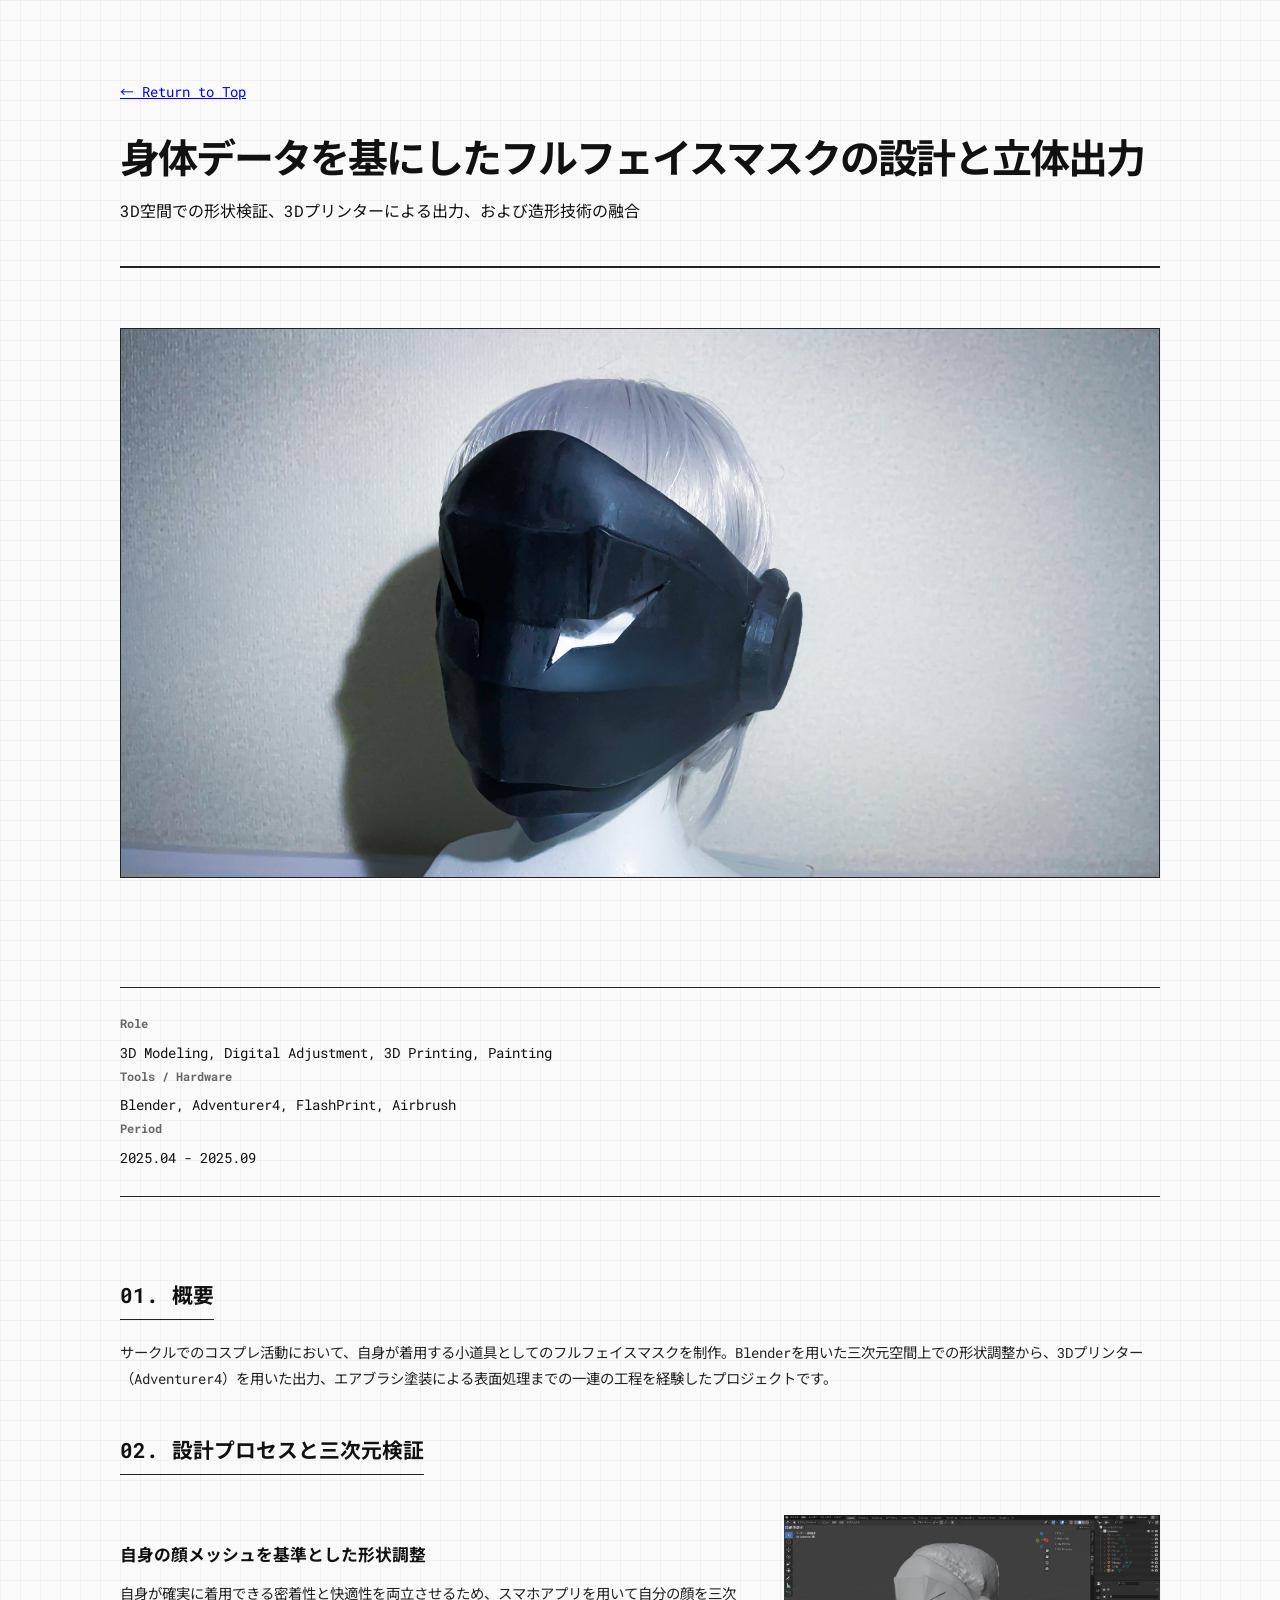
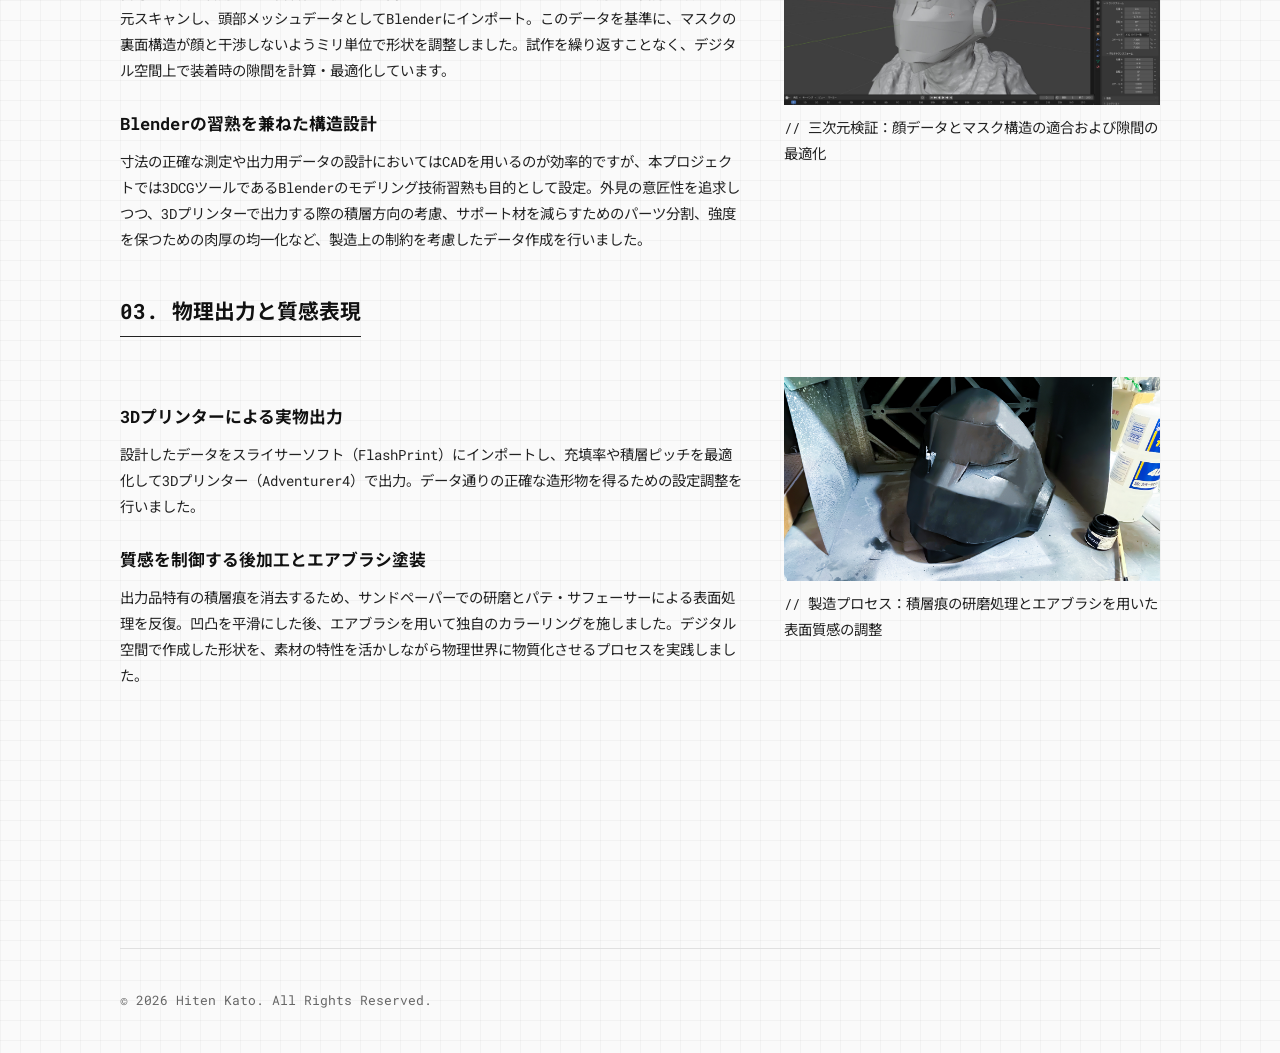
<file: project-mask.html>
<!DOCTYPE html>
<html lang="ja">
<head>
    <meta charset="UTF-8">
    <meta name="viewport" content="width=device-width, initial-scale=1.0">
    <title>身体データを基にしたフルフェイスマスクの設計と立体出力 | 加藤 飛天 Portfolio</title>
    
    <link rel="preconnect" href="https://fonts.googleapis.com">
    <link rel="preconnect" href="https://fonts.gstatic.com" crossorigin>
    <link href="https://fonts.googleapis.com/css2?family=Noto+Sans+JP:wght@400;700&family=Roboto+Mono:wght@400;700&display=swap" rel="stylesheet">
    
    <link rel="stylesheet" href="css/style.css">
</head>
<body>

    <header>
        <p class="nav-back"><a href="index.html">&larr; Return to Top</a></p>
        <h1>身体データを基にしたフルフェイスマスクの設計と立体出力</h1>
        <p class="tagline">3D空間での形状検証、3Dプリンターによる出力、および造形技術の融合</p>
    </header>

    <main>
        <section class="project-hero">
            <img src="images/mask/mask-main.jpg" alt="フルフェイスマスク完成成果物">
        </section>

        <section class="project-meta">
            <div class="meta-grid">
                <div>
                    <h4>Role</h4>
                    <p>3D Modeling, Digital Adjustment, 3D Printing, Painting</p>
                </div>
                <div>
                    <h4>Tools / Hardware</h4>
                    <p>Blender, Adventurer4, FlashPrint, Airbrush</p>
                </div>
                <div>
                    <h4>Period</h4>
                    <p>2025.04 - 2025.09</p>
                </div>
            </div>
        </section>

        <section class="project-body">
            
            <div class="block">
                <h2>01. 概要</h2>
                <p>サークルでのコスプレ活動において、自身が着用する小道具としてのフルフェイスマスクを制作。Blenderを用いた三次元空間上での形状調整から、3Dプリンター（Adventurer4）を用いた出力、エアブラシ塗装による表面処理までの一連の工程を経験したプロジェクトです。</p>
            </div>

            <div class="block">
                <h2>02. 設計プロセスと三次元検証</h2>
                
                <div class="project-split-container">
                    
                    <div class="split-text">
                        <h3>自身の顔メッシュを基準とした形状調整</h3>
                        <p>自身が確実に着用できる密着性と快適性を両立させるため、スマホアプリを用いて自分の顔を三次元スキャンし、頭部メッシュデータとしてBlenderにインポート。このデータを基準に、マスクの裏面構造が顔と干渉しないようミリ単位で形状を調整しました。試作を繰り返すことなく、デジタル空間上で装着時の隙間を計算・最適化しています。</p>
                        
                        <h3>Blenderの習熟を兼ねた構造設計</h3>
                        <p>寸法の正確な測定や出力用データの設計においてはCADを用いるのが効率的ですが、本プロジェクトでは3DCGツールであるBlenderのモデリング技術習熟も目的として設定。外見の意匠性を追求しつつ、3Dプリンターで出力する際の積層方向の考慮、サポート材を減らすためのパーツ分割、強度を保つための肉厚の均一化など、製造上の制約を考慮したデータ作成を行いました。</p>
                    </div>
                    
                    <div class="split-image-container">
                        <img src="images/mask/mask-fit.jpg" alt="Blenderによる形状調整画面" class="img-vertical">
                        <p class="caption">// 三次元検証：顔データとマスク構造の適合および隙間の最適化</p>
                    </div>
                    
                </div>
            </div>

            <div class="block">
                <h2>03. 物理出力と質感表現</h2>
                
                <div class="project-split-container">
                    
                    <div class="split-text">
                        <h3>3Dプリンターによる実物出力</h3>
                        <p>設計したデータをスライサーソフト（FlashPrint）にインポートし、充填率や積層ピッチを最適化して3Dプリンター（Adventurer4）で出力。データ通りの正確な造形物を得るための設定調整を行いました。</p>
                        
                        <h3>質感を制御する後加工とエアブラシ塗装</h3>
                        <p>出力品特有の積層痕を消去するため、サンドペーパーでの研磨とパテ・サフェーサーによる表面処理を反復。凹凸を平滑にした後、エアブラシを用いて独自のカラーリングを施しました。デジタル空間で作成した形状を、素材の特性を活かしながら物理世界に物質化させるプロセスを実践しました。</p>
                    </div>
                    
                    <div class="split-image-container">
                        <img src="images/mask/mask-print.jpg" alt="3Dプリンター出力および後加工プロセス" class="img-vertical">
                        <p class="caption">// 製造プロセス：積層痕の研磨処理とエアブラシを用いた表面質感の調整</p>
                    </div>
                    
                </div>
            </div>

        </section>
    </main>

    <footer>
        <p>&copy; 2026 Hiten Kato. All Rights Reserved.</p>
    </footer>

    <script src="js/main.js"></script>
</body>
</html>
</file>
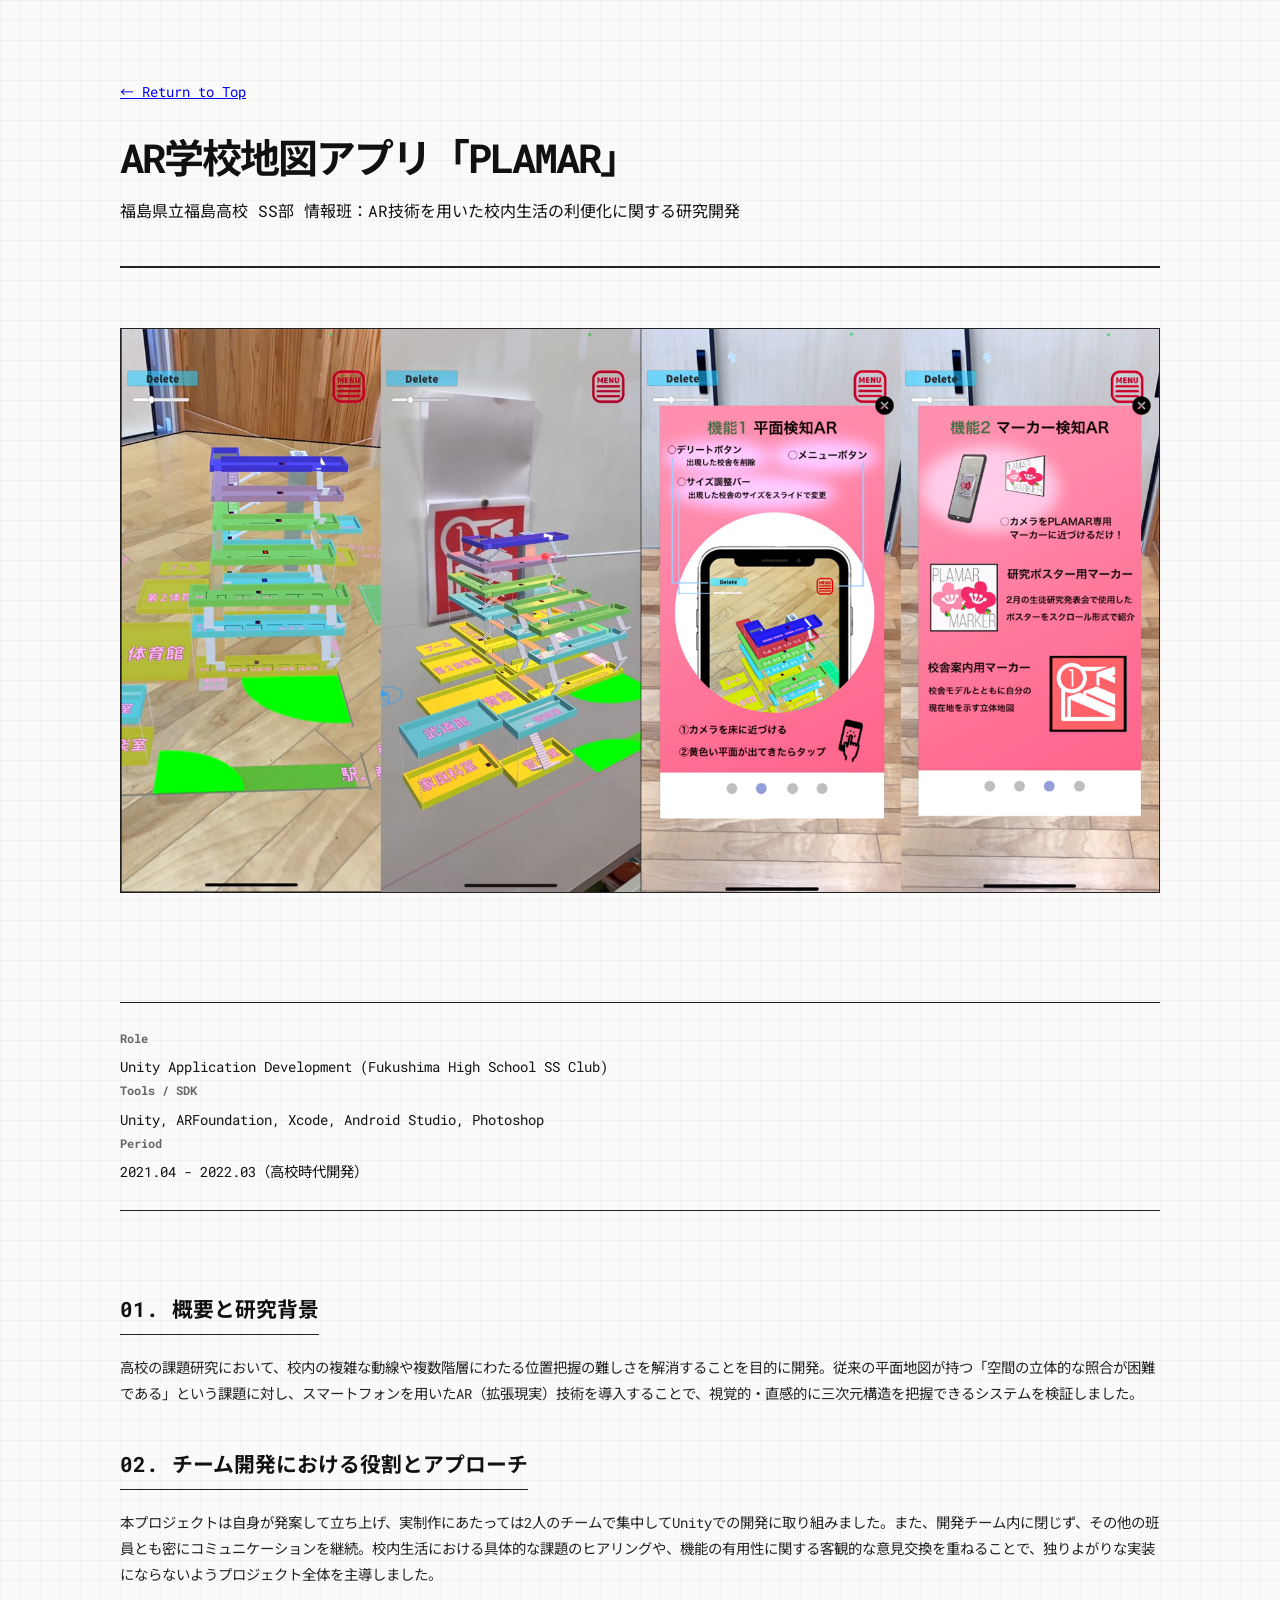
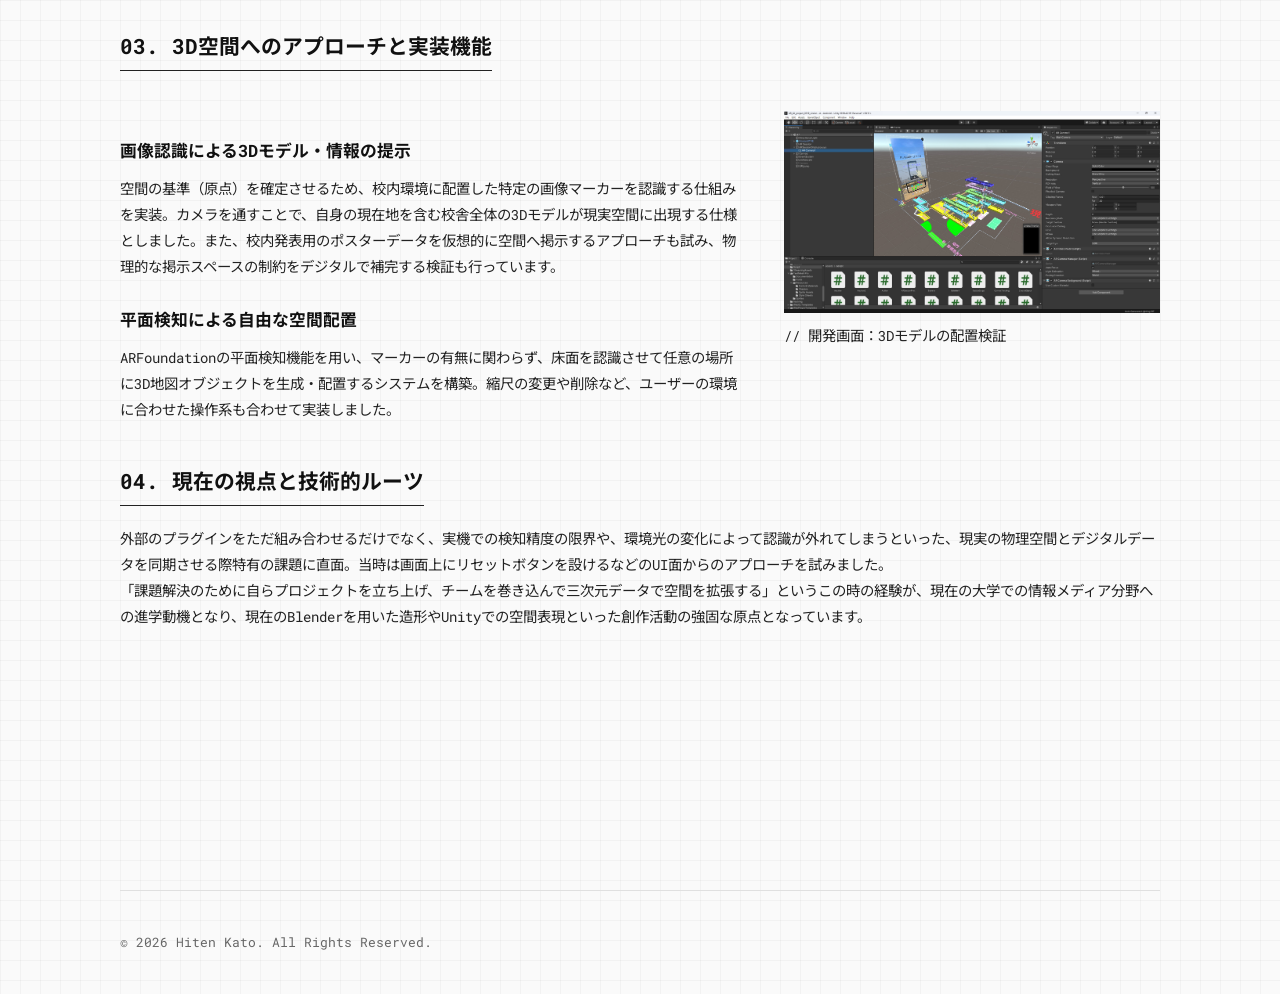
<file: project-plamar.html>
<!DOCTYPE html>
<html lang="ja">
<head>
    <meta charset="UTF-8">
    <meta name="viewport" content="width=device-width, initial-scale=1.0">
    <title>AR学校地図アプリ「PLAMAR」 | 加藤 飛天 Portfolio</title>
    
    <link rel="preconnect" href="https://fonts.googleapis.com">
    <link rel="preconnect" href="https://fonts.gstatic.com" crossorigin>
    <link href="https://fonts.googleapis.com/css2?family=Noto+Sans+JP:wght@400;700&family=Roboto+Mono:wght@400;700&display=swap" rel="stylesheet">
    
    <link rel="stylesheet" href="css/style.css">
</head>
<body>

    <header>
        <p class="nav-back"><a href="index.html">&larr; Return to Top</a></p>
        <h1>AR学校地図アプリ「PLAMAR」</h1>
        <p class="tagline">福島県立福島高校 SS部 情報班：AR技術を用いた校内生活の利便化に関する研究開発</p>
    </header>

    <main>
        <section class="project-hero">
            <img src="images/plamar/plamar-main.jpg" alt="AR学校地図アプリ PLAMAR 動作画面" class="img-contain">
        </section>

        <section class="project-meta">
            <div class="meta-grid">
                <div>
                    <h4>Role</h4>
                    <p>Unity Application Development (Fukushima High School SS Club)</p>
                </div>
                <div>
                    <h4>Tools / SDK</h4>
                    <p>Unity, ARFoundation, Xcode, Android Studio, Photoshop</p>
                </div>
                <div>
                    <h4>Period</h4>
                    <p>2021.04 - 2022.03（高校時代開発）</p>
                </div>
            </div>
        </section>

        <section class="project-body">
            
            <div class="block">
                <h2>01. 概要と研究背景</h2>
                <p>高校の課題研究において、校内の複雑な動線や複数階層にわたる位置把握の難しさを解消することを目的に開発。従来の平面地図が持つ「空間の立体的な照合が困難である」という課題に対し、スマートフォンを用いたAR（拡張現実）技術を導入することで、視覚的・直感的に三次元構造を把握できるシステムを検証しました。</p>
            </div>

            <div class="block">
                <h2>02. チーム開発における役割とアプローチ</h2>
                <p>本プロジェクトは自身が発案して立ち上げ、実制作にあたっては2人のチームで集中してUnityでの開発に取り組みました。また、開発チーム内に閉じず、その他の班員とも密にコミュニケーションを継続。校内生活における具体的な課題のヒアリングや、機能の有用性に関する客観的な意見交換を重ねることで、独りよがりな実装にならないようプロジェクト全体を主導しました。</p>
            </div>

            <div class="block">
                <h2>03. 3D空間へのアプローチと実装機能</h2>
                
                <div class="project-split-container">
                    
                    <div class="split-text">
                        <h3>画像認識による3Dモデル・情報の提示</h3>
                        <p>空間の基準（原点）を確定させるため、校内環境に配置した特定の画像マーカーを認識する仕組みを実装。カメラを通すことで、自身の現在地を含む校舎全体の3Dモデルが現実空間に出現する仕様としました。また、校内発表用のポスターデータを仮想的に空間へ掲示するアプローチも試み、物理的な掲示スペースの制約をデジタルで補完する検証も行っています。</p>
                        
                        <h3>平面検知による自由な空間配置</h3>
                        <p>ARFoundationの平面検知機能を用い、マーカーの有無に関わらず、床面を認識させて任意の場所に3D地図オブジェクトを生成・配置するシステムを構築。縮尺の変更や削除など、ユーザーの環境に合わせた操作系も合わせて実装しました。</p>
                    </div>
                    
                    <div class="split-image-container">
                        <img src="images/plamar/plamar-dev.jpg" alt="UnityでのARFoundation実装・デバッグ画面" class="img-vertical">
                        <p class="caption">// 開発画面：3Dモデルの配置検証</p>
                    </div>
                    
                </div>
            </div>

            <div class="block">
                <h2>04. 現在の視点と技術的ルーツ</h2>
                <p>外部のプラグインをただ組み合わせるだけでなく、実機での検知精度の限界や、環境光の変化によって認識が外れてしまうといった、現実の物理空間とデジタルデータを同期させる際特有の課題に直面。当時は画面上にリセットボタンを設けるなどのUI面からのアプローチを試みました。</p>
                <p>「課題解決のために自らプロジェクトを立ち上げ、チームを巻き込んで三次元データで空間を拡張する」というこの時の経験が、現在の大学での情報メディア分野への進学動機となり、現在のBlenderを用いた造形やUnityでの空間表現といった創作活動の強固な原点となっています。</p>
            </div>

        </section>
    </main>

    <footer>
        <p>&copy; 2026 Hiten Kato. All Rights Reserved.</p>
    </footer>

    <script src="js/main.js"></script>
</body>
</html>
</file>
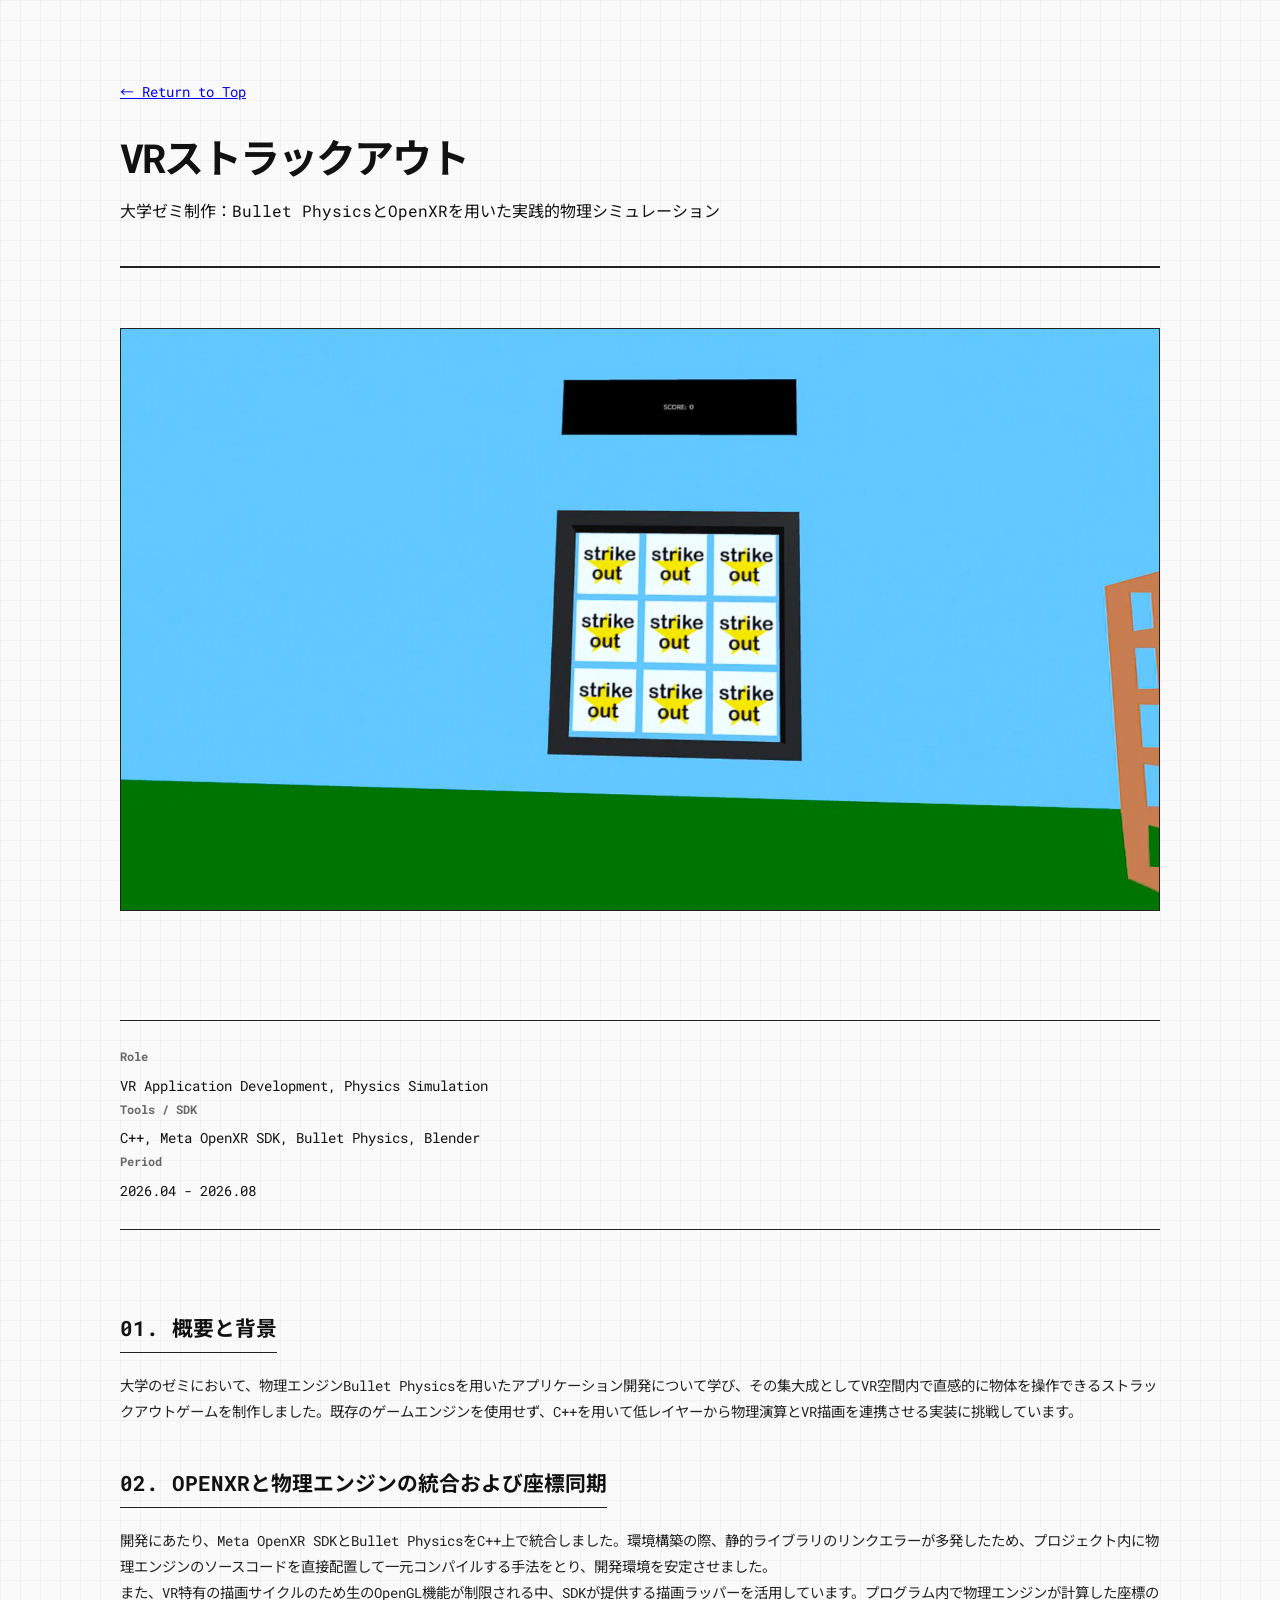
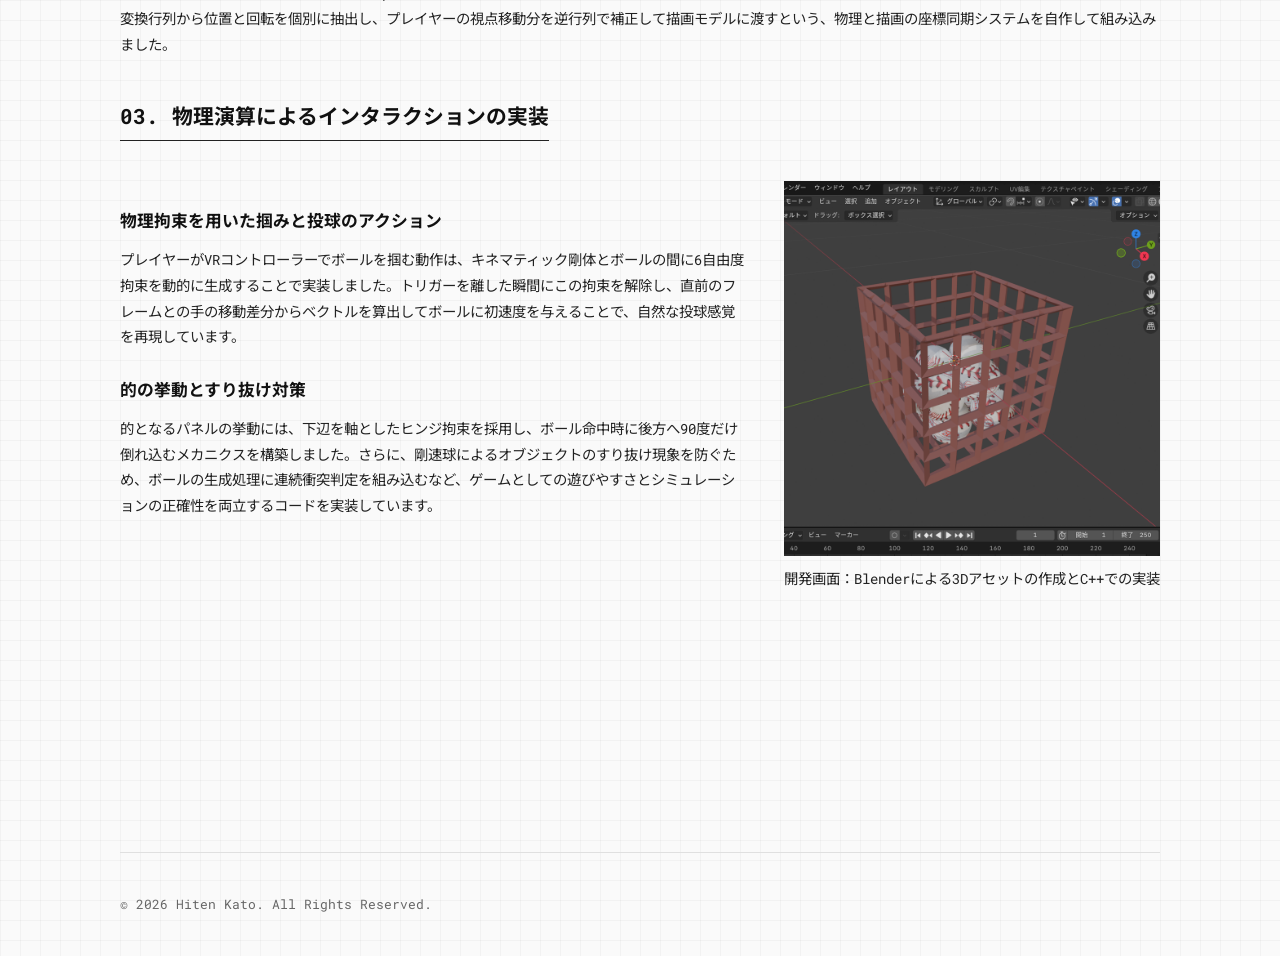
<file: project-vr.html>
<!DOCTYPE html>
<html lang="ja">
<head>
    <meta charset="UTF-8">
    <meta name="viewport" content="width=device-width, initial-scale=1.0">
    <title>VRストラックアウト | 加藤 飛天 Portfolio</title>
    
    <link rel="preconnect" href="https://fonts.googleapis.com">
    <link rel="preconnect" href="https://fonts.gstatic.com" crossorigin>
    <link href="https://fonts.googleapis.com/css2?family=Noto+Sans+JP:wght@400;700&family=Roboto+Mono:wght@400;700&display=swap" rel="stylesheet">
    
    <link rel="stylesheet" href="css/style.css">
</head>
<body>

    <header>
        <p class="nav-back"><a href="index.html">&larr; Return to Top</a></p>
        <h1>VRストラックアウト</h1>
        <p class="tagline">大学ゼミ制作：Bullet PhysicsとOpenXRを用いた実践的物理シミュレーション</p>
    </header>

    <main>
        <section class="project-hero">
            <img src="images/vr/vr-main.jpg" alt="VRストラックアウト 動作画面" class="img-contain">
        </section>

        <section class="project-meta">
            <div class="meta-grid">
                <div>
                    <h4>Role</h4>
                    <p>VR Application Development, Physics Simulation</p>
                </div>
                <div>
                    <h4>Tools / SDK</h4>
                    <p>C++, Meta OpenXR SDK, Bullet Physics, Blender</p>
                </div>
                <div>
                    <h4>Period</h4>
                    <p>2026.04 - 2026.08</p>
                </div>
            </div>
        </section>

        <section class="project-body">
            
            <div class="block">
                <h2>01. 概要と背景</h2>
                <p>大学のゼミにおいて、物理エンジンBullet Physicsを用いたアプリケーション開発について学び、その集大成としてVR空間内で直感的に物体を操作できるストラックアウトゲームを制作しました。既存のゲームエンジンを使用せず、C++を用いて低レイヤーから物理演算とVR描画を連携させる実装に挑戦しています。</p>
            </div>

            <div class="block">
                <h2>02. OpenXRと物理エンジンの統合および座標同期</h2>
                <p>開発にあたり、Meta OpenXR SDKとBullet PhysicsをC++上で統合しました。環境構築の際、静的ライブラリのリンクエラーが多発したため、プロジェクト内に物理エンジンのソースコードを直接配置して一元コンパイルする手法をとり、開発環境を安定させました。</p>
                <p>また、VR特有の描画サイクルのため生のOpenGL機能が制限される中、SDKが提供する描画ラッパーを活用しています。プログラム内で物理エンジンが計算した座標の変換行列から位置と回転を個別に抽出し、プレイヤーの視点移動分を逆行列で補正して描画モデルに渡すという、物理と描画の座標同期システムを自作して組み込みました。</p>
            </div>

            <div class="block">
                <h2>03. 物理演算によるインタラクションの実装</h2>
                
                <div class="project-split-container">
                    
                    <div class="split-text">
                        <h3>物理拘束を用いた掴みと投球のアクション</h3>
                        <p>プレイヤーがVRコントローラーでボールを掴む動作は、キネマティック剛体とボールの間に6自由度拘束を動的に生成することで実装しました。トリガーを離した瞬間にこの拘束を解除し、直前のフレームとの手の移動差分からベクトルを算出してボールに初速度を与えることで、自然な投球感覚を再現しています。</p>
                        
                        <h3>的の挙動とすり抜け対策</h3>
                        <p>的となるパネルの挙動には、下辺を軸としたヒンジ拘束を採用し、ボール命中時に後方へ90度だけ倒れ込むメカニクスを構築しました。さらに、剛速球によるオブジェクトのすり抜け現象を防ぐため、ボールの生成処理に連続衝突判定を組み込むなど、ゲームとしての遊びやすさとシミュレーションの正確性を両立するコードを実装しています。</p>
                    </div>
                    
                    <div class="split-image-container">
                        <img src="images/vr/vr-dev.jpg" alt="BlenderでのモデリングおよびC++実装画面" class="img-vertical">
                        <p class="caption">開発画面：Blenderによる3Dアセットの作成とC++での実装</p>
                    </div>
                    
                </div>
            </div>

        </section>
    </main>

    <footer>
        <p>&copy; 2026 Hiten Kato. All Rights Reserved.</p>
    </footer>

    <script src="js/main.js"></script>
</body>
</html>
</file>
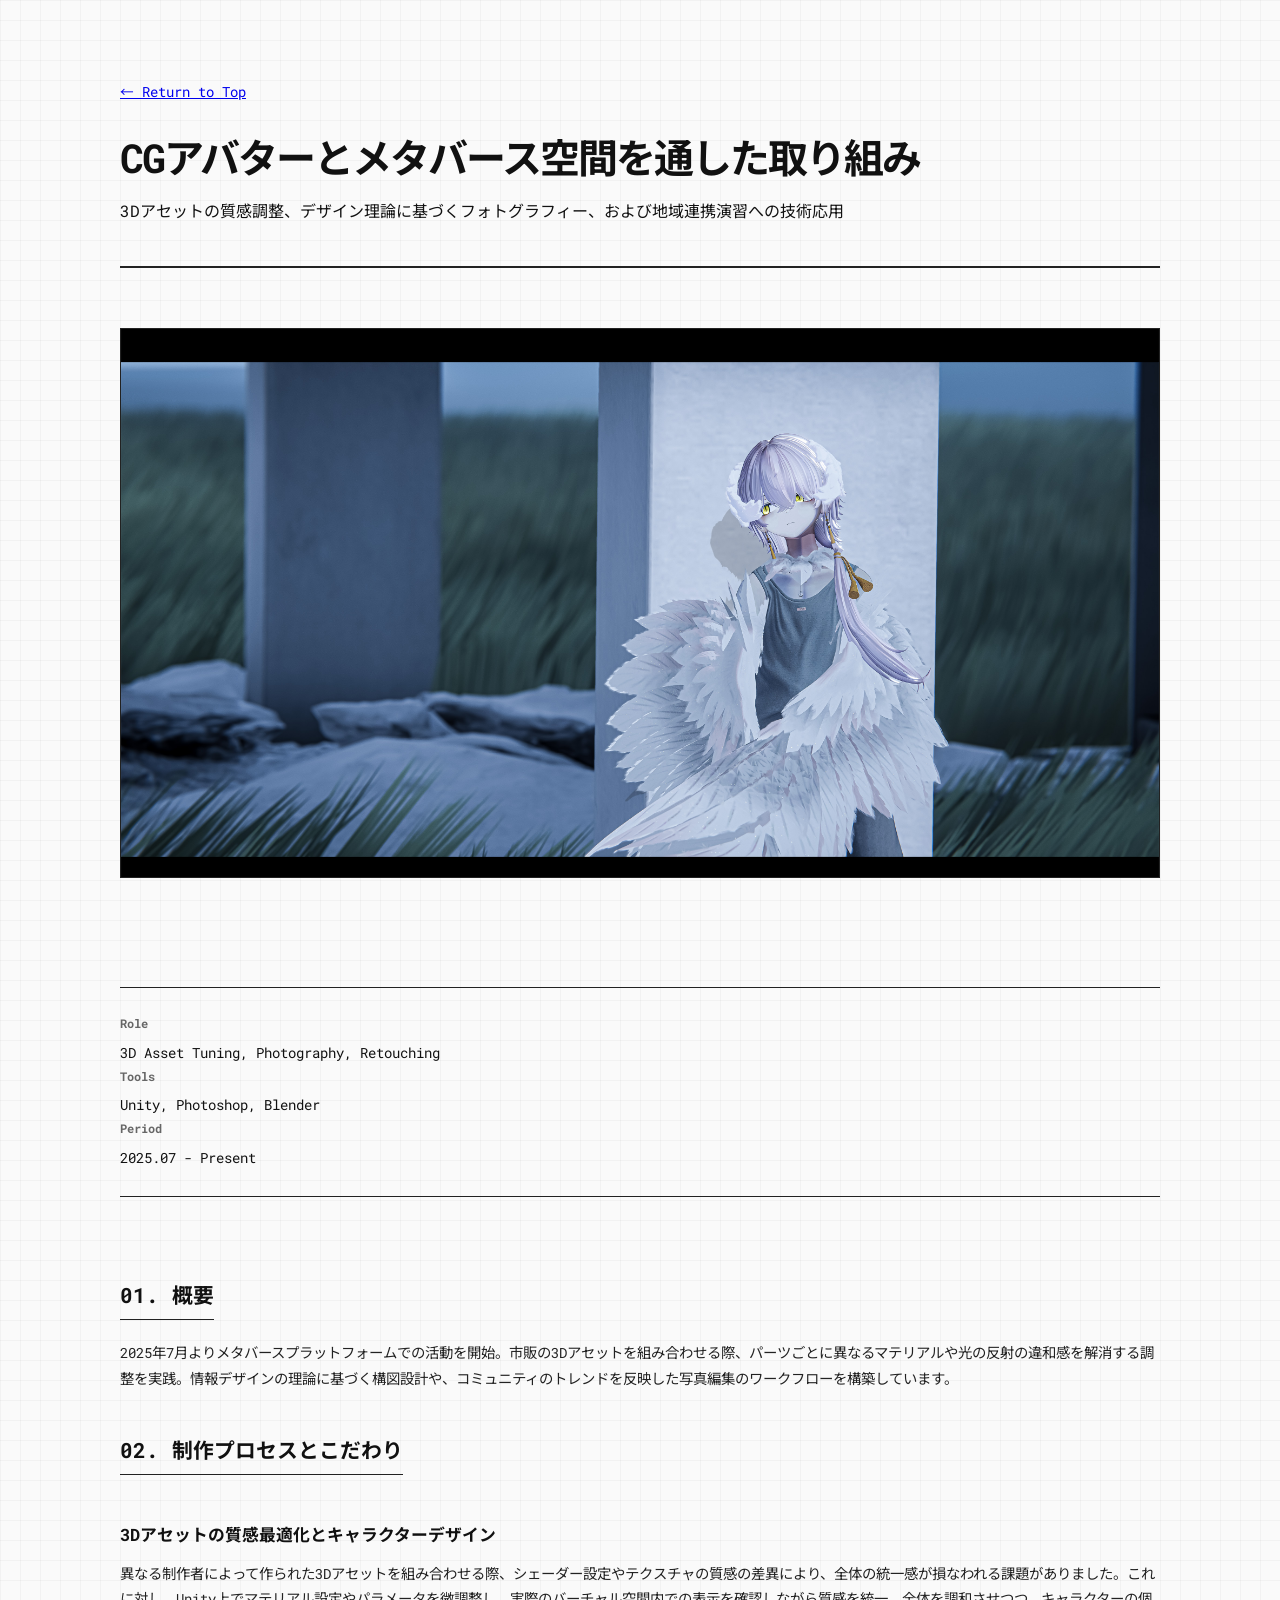
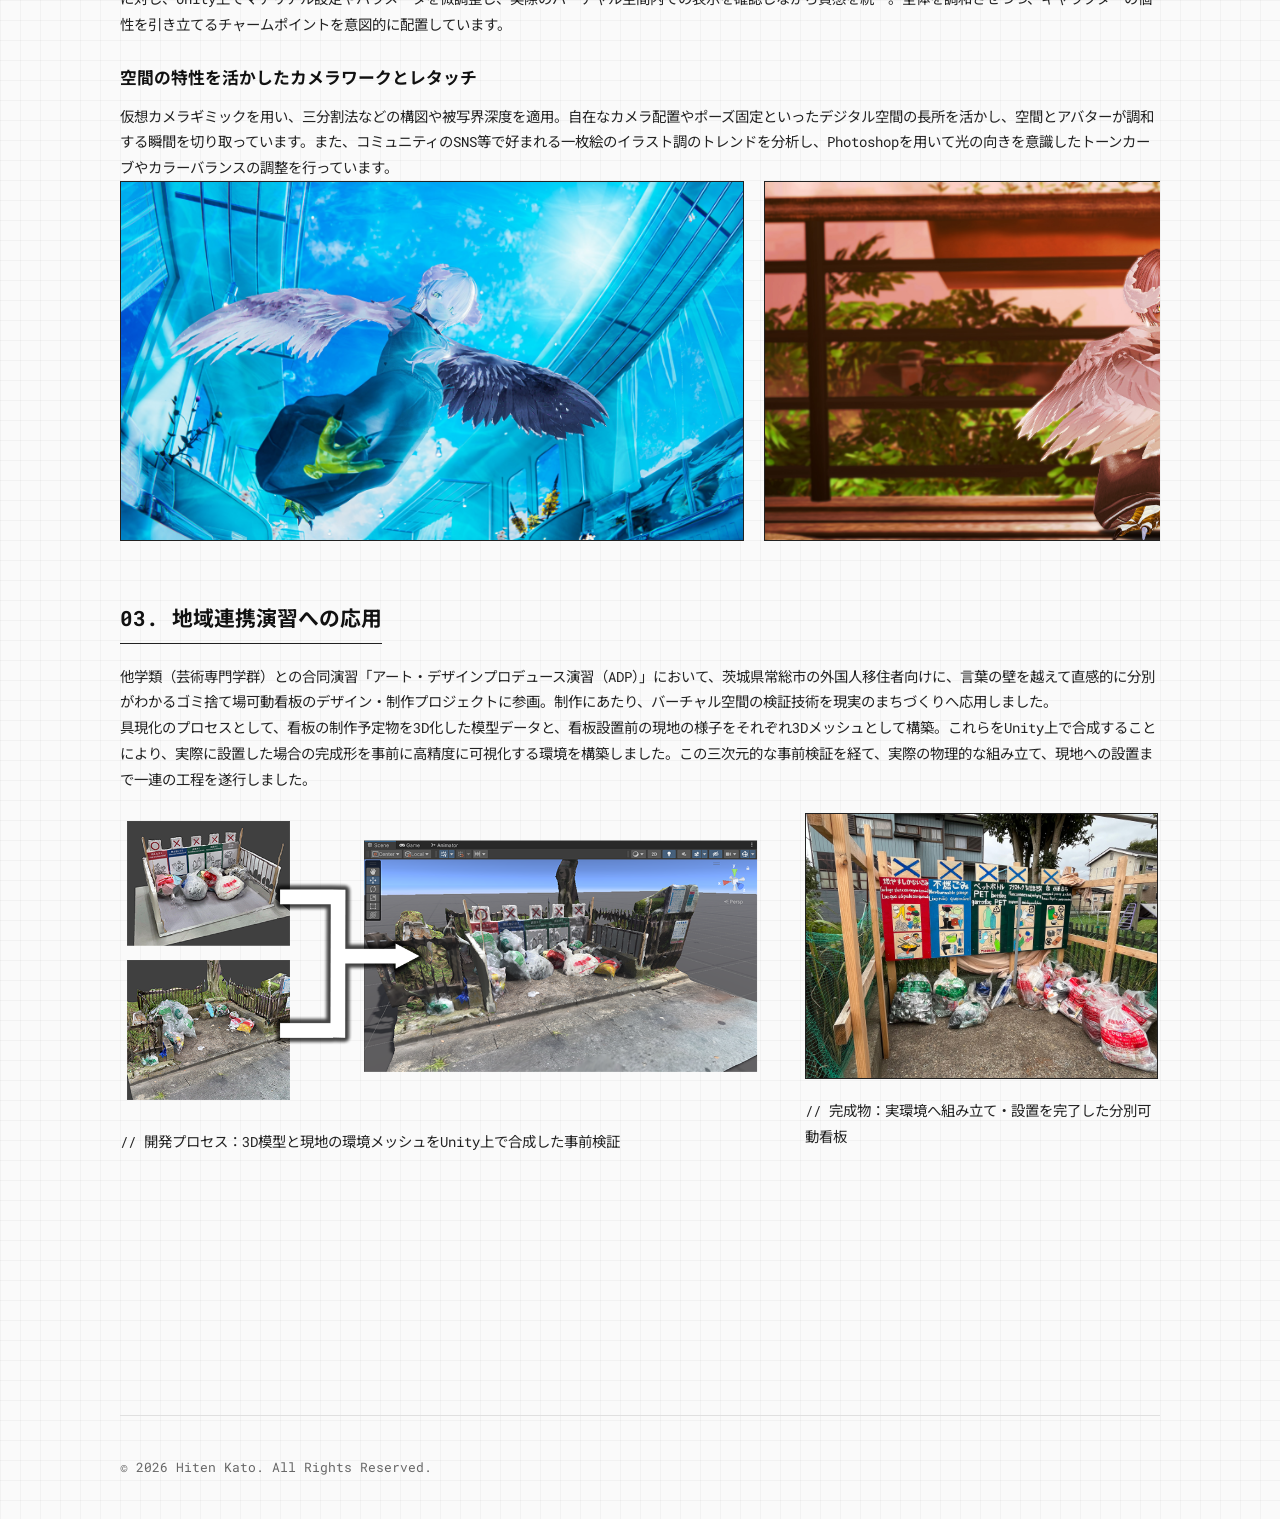
<file: project-vrc.html>
<!DOCTYPE html>
<html lang="ja">
<head>
    <meta charset="UTF-8">
    <meta name="viewport" content="width=device-width, initial-scale=1.0">
    <title>CGアバターとメタバース空間を通した取り組み | 加藤 飛天 Portfolio</title>
    
    <link rel="preconnect" href="https://fonts.googleapis.com">
    <link rel="preconnect" href="https://fonts.gstatic.com" crossorigin>
    <link href="https://fonts.googleapis.com/css2?family=Noto+Sans+JP:wght@400;700&family=Roboto+Mono:wght@400;700&display=swap" rel="stylesheet">
    
    <link rel="stylesheet" href="css/style.css">
</head>
<body>

    <header>
        <p class="nav-back"><a href="index.html">&larr; Return to Top</a></p>
        <h1>CGアバターとメタバース空間を通した取り組み</h1>
        <p class="tagline">3Dアセットの質感調整、デザイン理論に基づくフォトグラフィー、および地域連携演習への技術応用</p>
    </header>

    <main>
        <section class="project-hero">
            <img src="images/vrc/vrc-main.jpg" alt="バーチャル空間内での撮影・編集成果物">
        </section>

        <section class="project-meta">
            <div class="meta-grid">
                <div>
                    <h4>Role</h4>
                    <p>3D Asset Tuning, Photography, Retouching</p>
                </div>
                <div>
                    <h4>Tools</h4>
                    <p>Unity, Photoshop, Blender</p>
                </div>
                <div>
                    <h4>Period</h4>
                    <p>2025.07 - Present</p>
                </div>
            </div>
        </section>

        <section class="project-body">
            
            <div class="block">
                <h2>01. 概要</h2>
                <p>2025年7月よりメタバースプラットフォームでの活動を開始。市販の3Dアセットを組み合わせる際、パーツごとに異なるマテリアルや光の反射の違和感を解消する調整を実践。情報デザインの理論に基づく構図設計や、コミュニティのトレンドを反映した写真編集のワークフローを構築しています。</p>
            </div>

            <div class="block">
                <h2>02. 制作プロセスとこだわり</h2>
                
                <h3>3Dアセットの質感最適化とキャラクターデザイン</h3>
                <p>異なる制作者によって作られた3Dアセットを組み合わせる際、シェーダー設定やテクスチャの質感の差異により、全体の統一感が損なわれる課題がありました。これに対し、Unity上でマテリアル設定やパラメータを微調整し、実際のバーチャル空間内での表示を確認しながら質感を統一。全体を調和させつつ、キャラクターの個性を引き立てるチャームポイントを意図的に配置しています。</p>
                
                <h3>空間の特性を活かしたカメラワークとレタッチ</h3>
                <p>仮想カメラギミックを用い、三分割法などの構図や被写界深度を適用。自在なカメラ配置やポーズ固定といったデジタル空間の長所を活かし、空間とアバターが調和する瞬間を切り取っています。また、コミュニティのSNS等で好まれる一枚絵のイラスト調のトレンドを分析し、Photoshopを用いて光の向きを意識したトーンカーブやカラーバランスの調整を行っています。</p>
            </div>

            <div class="block">
                <div class="project-gallery-slider">
                    <div class="slider-item"><img src="images/vrc/vrc-slide1.jpg" alt="撮影成果物1"></div>
                    <div class="slider-item"><img src="images/vrc/vrc-slide2.jpg" alt="撮影成果物2"></div>
                    <div class="slider-item"><img src="images/vrc/vrc-slide3.jpg" alt="撮影成果物3"></div>
                </div>
            </div>

            <div class="block">
                <h2>03. 地域連携演習への応用</h2>
                <p>他学類（芸術専門学群）との合同演習「アート・デザインプロデュース演習（ADP）」において、茨城県常総市の外国人移住者向けに、言葉の壁を越えて直感的に分別がわかるゴミ捨て場可動看板のデザイン・制作プロジェクトに参画。制作にあたり、バーチャル空間の検証技術を現実のまちづくりへ応用しました。</p>
                <p>具現化のプロセスとして、看板の制作予定物を3D化した模型データと、看板設置前の現地の様子をそれぞれ3Dメッシュとして構築。これらをUnity上で合成することにより、実際に設置した場合の完成形を事前に高精度に可視化する環境を構築しました。この三次元的な事前検証を経て、実際の物理的な組み立て、現地への設置まで一連の工程を遂行しました。</p>
                
                <div class="project-split-container adp-section">
                    
                    <div class="split-image-container flex-60">
                        <img src="images/vrc/adp-thumb1.png" alt="模型と現地の環境を合成しUnityへインポートした検証画面" class="img-adp-wide">
                        <p class="caption">// 開発プロセス：3D模型と現地の環境メッシュをUnity上で合成した事前検証</p>
                    </div>
                    
                    <div class="split-image-container flex-40">
                        <img src="images/vrc/adp-thumb2.jpg" alt="現地に実際に完成・設置したゴミ捨て場可動看板" class="img-adp-vertical">
                        <p class="caption">// 完成物：実環境へ組み立て・設置を完了した分別可動看板</p>
                    </div>
                    
                </div>
            </div>

        </section>
    </main>

    <footer>
        <p>&copy; 2026 Hiten Kato. All Rights Reserved.</p>
    </footer>

    <script src="js/main.js"></script>
</body>
</html>
</file>
<file: css/style.css>
@charset "UTF-8";

/* ==========================================================================
   1. デザインシステム・変数の定義（インダストリアル・ミニマリズム）
   ========================================================================== */
:root {
    --bg-color: #fafafa;
    --text-color: #111111;
    --text-muted: #666666;
    --accent-color: #000000;
    --border-color: #222222;
    --border-light: #e0e0e0;
    --max-width: 1040px;
    --grid-size: 20px;
}

* {
    box-sizing: border-box;
    margin: 0;
    padding: 0;
}

body {
    font-family: "Roboto Mono", "Noto Sans JP", sans-serif;
    line-height: 1.8;
    color: var(--text-color);
    background-color: var(--bg-color);
    background-image: 
        linear-gradient(to right, rgba(0, 0, 0, 0.03) 1px, transparent 1px),
        linear-gradient(to bottom, rgba(0, 0, 0, 0.03) 1px, transparent 1px);
    background-size: var(--grid-size) var(--grid-size);
    padding: 0 20px;
}

/* ==========================================================================
   2. レイアウト ＆ 構造（ヘッダー・ナビゲーション）
   ========================================================================== */
header {
    max-width: var(--max-width);
    margin: 0 auto;
    padding: 80px 0 40px 0;
    border-bottom: 2px solid var(--border-color);
}

header h1 {
    font-size: 2.5rem;
    font-weight: 700;
    letter-spacing: -0.05em;
    line-height: 1.2;
    margin-bottom: 15px;
}

nav {
    margin-top: 40px;
}

nav ul {
    list-style: none;
    display: flex;
    justify-content: flex-end;
    gap: 30px;
}

nav a {
    color: var(--text-color);
    text-decoration: none;
    font-size: 0.9rem;
    font-weight: 700;
    text-transform: uppercase;
    position: relative;
}

nav a::after {
    content: '';
    position: absolute;
    bottom: -4px;
    left: 0;
    width: 0;
    height: 2px;
    background-color: var(--text-color);
    transition: width 0.2s ease;
}

nav a:hover::after {
    width: 100%;
}

main {
    max-width: var(--max-width);
    margin: 0 auto;
    padding: 60px 0;
}

section {
    margin-bottom: 100px;
}

section h2 {
    font-size: 1.25rem;
    font-weight: 700;
    text-transform: uppercase;
    margin-bottom: 40px;
    display: inline-block;
    border-bottom: 2px solid var(--border-color);
    padding-bottom: 5px;
}

/* ==========================================================================
   3. コンポーネント（Works：ソリッド・データ構造）
   ========================================================================== */
.works-grid {
    display: grid;
    grid-template-columns: repeat(auto-fit, minmax(450px, 1fr));
    gap: 40px;
}

.work-card {
    display: flex;
    flex-direction: column;
    border: 1px solid var(--border-color);
    background-color: #ffffff;
    padding: 0;
    transition: background-color 0.2s ease;
}

.work-card:hover {
    background-color: #f0f0f0;
}

.work-card img {
    width: 100%;
    height: 260px;
    object-fit: cover;
    border-bottom: 1px solid var(--border-color);
}

.work-card-content {
    padding: 25px;
    display: flex;
    flex-direction: column;
    flex-grow: 1;
}

.work-card h3 {
    font-size: 1.2rem;
    font-weight: 700;
    margin-bottom: 15px;
    line-height: 1.4;
}

.work-card p {
    font-size: 0.85rem;
    color: #444444;
    margin-bottom: 30px;
    flex-grow: 1;
}

.btn {
    display: inline-block;
    align-self: flex-start;
    background-color: var(--text-color);
    color: #ffffff;
    text-decoration: none;
    padding: 10px 20px;
    font-size: 0.8rem;
    font-weight: 700;
    text-transform: uppercase;
    letter-spacing: 0.05em;
    transition: all 0.2s ease;
    border: 1px solid var(--border-color);
}

.btn:hover {
    background-color: #ffffff;
    color: var(--text-color);
}

/* ==========================================================================
   4. About ＆ Skills セクションの最適化
   ========================================================================== */
.profile-container {
    max-width: 700px;
    font-size: 1rem;
    line-height: 1.9;
}

.about-flex-container {
    display: flex;
    gap: 50px;
    align-items: flex-start;
    flex-wrap: wrap;
    background-color: #ffffff;
    border: 1px solid var(--border-color);
    padding: 40px;
}

.profile-thumb {
    flex: 0 0 240px;
    width: 240px;
    height: 240px;
    border: 1px solid var(--border-color);
    background-color: #e9ecef;
}

.profile-thumb img {
    width: 100%;
    height: 100%;
    object-fit: cover;
}

.profile-text {
    flex: 1;
    min-width: 300px;
}

.profile-text h3 {
    font-size: 1.4rem;
    font-weight: 700;
    margin-bottom: 5px;
}

.profile-sub {
    font-size: 0.85rem;
    color: var(--text-muted);
    margin-bottom: 20px;
    font-weight: 700;
}

.profile-text p {
    font-size: 0.9rem;
    line-height: 1.8;
    color: #222222;
    text-align: justify;
}

#skills ul {
    list-style: none;
    display: grid;
    grid-template-columns: repeat(auto-fit, minmax(220px, 1fr));
    gap: 20px;
}

#skills li {
    border: 1px solid var(--border-light);
    background-color: #ffffff;
    padding: 20px;
}

#skills li strong {
    display: block;
    font-size: 0.85rem;
    text-transform: uppercase;
    color: var(--text-muted);
    margin-bottom: 8px;
}

/* ==========================================================================
   5. 個別ページ（Project Detail）用のレイアウト調整
   ========================================================================== */
.nav-back {
    font-size: 0.85rem;
    margin-bottom: 30px;
}

.project-hero img {
    width: 100%;
    height: auto;
    max-height: 550px;
    object-fit: cover;
    border: 1px solid var(--border-color);
}

.project-hero img.img-contain {
    max-height: none;
    object-fit: contain;
}

.project-meta {
    margin: 40px 0;
    padding: 25px 0;
    border-top: 1px solid var(--border-color);
    border-bottom: 1px solid var(--border-color);
}

.meta-grid h4 {
    font-size: 0.75rem;
    color: var(--text-muted);
    margin-bottom: 5px;
}

.meta-grid p {
    font-size: 0.9rem;
}

.project-body h2 {
    font-size: 1.3rem;
    margin: 40px 0 20px 0;
    border-bottom: 1px solid var(--border-color);
    padding-bottom: 5px;
}

.project-body h3 {
    font-size: 1.05rem;
    margin: 25px 0 10px 0;
}

.project-body p {
    font-size: 0.9rem;
    color: #222222;
}

.project-images-sub {
    display: flex;
    gap: 20px;
    flex-wrap: wrap;
    margin: 30px 0;
}

.project-images-sub .img-container {
    flex: 1;
    min-width: 280px;
}

.project-images-sub img {
    width: 100%;
    height: auto;
    border: 1px solid var(--border-color);
}

.project-images-sub .caption {
    font-size: 0.8rem;
    color: #6c757d;
    margin-top: 5px;
}

footer {
    max-width: var(--max-width);
    margin: 100px auto 0 auto;
    text-align: left;
    padding: 40px 0;
    font-size: 0.8rem;
    color: var(--text-muted);
    border-top: 1px solid var(--border-light);
}

/* ==========================================================================
   6. インダストリアル・フェードイン（スクロールアニメーション）
   ========================================================================== */
.js-fade-in {
    opacity: 0;
    transform: translateY(40px);
    transition: opacity 1.0s cubic-bezier(0.25, 1, 0.5, 1), transform 1.0s cubic-bezier(0.25, 1, 0.5, 1);
    will-change: opacity, transform;
}

.js-fade-in.is-visible {
    opacity: 1;
    transform: translateY(0);
}

.works-grid .work-card:nth-child(1) { transition-delay: 0.0s; }
.works-grid .work-card:nth-child(2) { transition-delay: 0.2s; }
.works-grid .work-card:nth-child(3) { transition-delay: 0.4s; }
.works-grid .work-card:nth-child(4) { transition-delay: 0.6s; }

/* ==========================================================================
   7. レスポンシブ対応（モバイル最適化）
   ========================================================================== */
@media screen and (max-width: 768px) {
    body {
        padding: 0 15px;
    }

    header {
        padding: 40px 0 20px 0;
        width: 100%;
    }

    header h1 {
        font-size: 1.8rem;
        line-height: 1.1;
        margin-bottom: 20px;
    }

    nav ul {
        justify-content: flex-start;
        gap: 20px;
    }

    nav a {
        font-size: 0.8rem;
    }

    main {
        padding: 30px 0;
        width: 100%;
    }

    section {
        margin-bottom: 60px;
    }

    .works-grid {
        grid-template-columns: 1fr;
        gap: 25px;
    }

    .work-card img {
        height: 200px;
    }

    .work-card-content {
        padding: 20px;
    }

    .work-card h3 {
        font-size: 1.1rem;
    }

    .about-flex-container {
        flex-direction: column;
        gap: 30px;
        padding: 25px;
    }

    .profile-thumb {
        flex: 0 0 auto;
        width: 100%;
        height: auto;
        aspect-ratio: 1 / 1;
    }

    .profile-text {
        width: 100%;
    }

    #skills ul {
        grid-template-columns: repeat(auto-fit, minmax(140px, 1fr));
        gap: 15px;
    }

    #skills li {
        padding: 15px;
    }

    .project-hero img {
        max-height: 300px;
    }

    .project-images-sub {
        flex-direction: column;
        gap: 15px;
    }

    .project-images-sub .img-container {
        width: 100%;
    }
}
/* ==========================================================================
   12. 縦型画像（ポスター等）の巨大化防止・上限設定
   ========================================================================== */
/* 縦長画像が画面の大半を占拠するのを防ぐため、高さの上限を500pxに制限。
   width: auto と組み合わせることで、アスペクト比を崩さずにスマートに縮小表示。
*/
.project-body img.img-vertical {
    display: block;
    max-height: 540px;  /* 画面内に説明文と画像が同時に収まる最適な高さ */
    width: auto;        /* 横幅100%を解除し、比率に合わせて自動縮小 */
    margin: 0 0 10px 0; /* 左揃えのインダストリアルなレイアウトを維持 */
}

/* ==========================================================================
   13. 個別ページ用：テキスト・画像 左右分割（2カラム）レイアウト
   ========================================================================== */

/* PC環境ではFlexboxを使用し、テキストと縦長画像を美しく左右に整列。
   align-items: flex-start により、画像の高さにテキストが引っ張られるのを防止。
*/
.project-split-container {
    display: flex;
    gap: 40px; /* 2カラム間のソリッドな余白を確保 */
    align-items: flex-start;
    margin-top: 20px;
}

/* 左側テキスト：全体の60%の幅を割り当て、読みやすさを担保 */
.split-text {
    flex: 0 0 60%;
}

/* 右側画像：残りの領域を充当し、画像がはみ出さないようにマキシマムを指定 */
.split-image-container {
    flex: 1;
    min-width: 0; /* Flexbox内の画像縮小バグを防止するセーフティ */
}

/* 2カラム内の縦型画像スタイルを上書き最適化 */
.split-image-container img.img-vertical {
    width: 100%;       /* 親コンテナ（右側エリア）の幅にピタッと合わせる */
    max-height: 500px; /* PC画面で一目で全体が収まる高さに微調整 */
    object-fit: contain;
    margin: 0 0 10px 0;
}

/* モバイル環境（スマホ画面）でのフォールバック処理をメディアクエリで明示 */
@media screen and (max-width: 768px) {
    .project-split-container {
        flex-direction: column; /* スマホでは強制的に縦並び1カラムへ変更 */
        gap: 20px;
    }
    
    .split-text,
    .split-image-container {
        width: 100%; /* 横幅いっぱいに広げる */
    }
    
    .split-image-container img.img-vertical {
        max-height: 400px; /* スマホの画面高に合わせて上限をタイトに */
    }
}
/* ==========================================================================
   14. 作品①専用：横流しギャラリー（CSS Scroll Snap）＆ ADPミニ画像レイアウト
   ========================================================================== */

/* 02最後：横スクロール・ギャラリー
   overflow-x: auto と scroll-snap-type により、JavaScriptなしで滑らかな1枚止まりを実現
*/
.project-gallery-slider {
    display: flex;
    gap: 20px;
    overflow-x: auto;
    scroll-snap-type: x mandatory;
    padding-bottom: 10px;
    -webkit-overflow-scrolling: touch; /* iOSでのスクロールを滑らかにする対策 */
}

/* スライダー内の各要素：1画面に1.5枚〜2枚見えるように幅を制限 */
.slider-item {
    flex: 0 0 60%; /* PC画面で程よく次の画像が見える絶妙なサイズ（60%） */
    scroll-snap-align: start; /* スクロールが止まる位置を画像の左端に固定 */
    min-width: 300px;
}

.slider-item img {
    width: 100%;
    height: 360px;
    object-fit: cover;
    border: 1px solid var(--border-color);
}

/* 03：ADP演習用の小さめ2連画像
   max-width を抑え、テキストの邪魔をしないサイズ感に制限
*/
.project-adp-thumbs {
    display: flex;
    gap: 20px;
    margin-top: 25px;
    max-width: 700px; /* テキストの幅（700px）に揃えて締まりを出す */
}

.project-adp-thumbs .thumb-container {
    flex: 1;
}

.project-adp-thumbs img {
    width: 100%;
    height: 180px; /* 高さを抑えて「小さめの画像」を維持 */
    object-fit: cover;
    border: 1px solid var(--border-color);
}

/* モバイル環境での最適化：スライダーの幅を広げ、2連画像を縦並びに */
@media screen and (max-width: 768px) {
    .slider-item {
        flex: 0 0 85%; /* スマホでは1枚が大きく見えるように調整 */
    }
    
    .slider-item img {
        height: 240px;
    }
    
    .project-adp-thumbs {
        flex-direction: column;
        gap: 15px;
    }
    
    .project-adp-thumbs img {
        height: 160px;
    }
}
/* ==========================================================================
   15. スライダー内画像のスタイル競合バグ修正（最優先適用）
   ========================================================================== */
/* セクション5の全般画像設定（width: 100%; height: auto;）がスライダー内に
   干渉するのを防ぐため、詳細度を上げて明示的に上書き再定義。
*/
.project-gallery-slider .slider-item img {
    width: 100% !important;  /* 親要素である .slider-item の幅（60%）に完全に固定 */
    height: 360px !important; /* 高さを360pxに固定して、縦への巨大化を防止 */
    object-fit: cover;
}

/* スマホ環境下での高さの上書き設定 */
@media screen and (max-width: 768px) {
    .project-gallery-slider .slider-item img {
        height: 240px !important; /* スマホでは高さを240pxに縮小 */
    }
}
/* ==========================================================================
   16. 作品①専用：ADPセクションの画像比率最適化 ＆ 透過PNG表示バグ修正（再調整版）
   ========================================================================== */

/* 1079*497のワイド検証画面と、縦型完成写真をバランスよく見せるための比率定義 */
.adp-section .flex-60 {
    flex: 0 0 62%; /* ワイドな画像をしっかり魅せるために少し幅を広げる */
}

.adp-section .flex-40 {
    flex: 0 0 34%; /* 右側の写真を適切な幅に収めて全体のバランスを維持 */
}

/* 左側：Unity合成画面（1079*497比率、枠線なし透過仕様） */
.adp-section img.img-adp-wide {
    width: 100%;
    height: auto;
    aspect-ratio: 1079 / 497; /* 1079*497の比率を完全に固定して歪みを防止 */
    object-fit: contain;
    background: transparent;  /* 背景を完全に透過 */
    border: none !important;  /* 枠線を完全に消去し、透過オブジェクトを背景に馴染ませる */
    margin-bottom: 10px;
}

/* 右側：完成写真の縦長スタイル調整（こちらは境界をはっきりさせるため枠線を維持） */
.adp-section img.img-adp-vertical {
    width: 100%;
    height: auto;
    max-height: 340px;        /* 左側のワイド画像の高さと揃うように上限を再調整 */
    object-fit: cover;
    border: 1px solid var(--border-color);
    margin-bottom: 10px;
}

/* スマホ環境では、窮屈にならないよう1カラム（縦並び）へ自動フォールバック */
@media screen and (max-width: 768px) {
    .adp-section .flex-60,
    .adp-section .flex-40 {
        width: 100%;
        flex: none;
    }
    
    .adp-section img.img-adp-wide,
    .adp-section img.img-adp-vertical {
        max-height: none;
        height: auto;
    }
}
/* ==========================================================================
   17. スキルセクション：インダストリアル・データシート（テーブルレイアウト）
   ========================================================================== */
.skills-matrix-container {
    width: 100%;
    overflow-x: auto; /* スマホでは表が横スクロールして崩れないように保護 */
    border: 1px solid var(--border-color);
    background-color: #ffffff;
}

.skills-table {
    width: 100%;
    border-collapse: collapse;
    text-align: left;
    font-size: 0.85rem;
}

.skills-table th, 
.skills-table td {
    padding: 15px 20px;
    border-bottom: 1px solid var(--border-light);
    border-right: 1px solid var(--border-light);
}

.skills-table th:last-child, 
.skills-table td:last-child {
    border-right: none;
}

.skills-table tr:last-child td {
    border-bottom: none;
}

/* ヘッダー行：濃い境界線で引き締める */
.skills-table th {
    background-color: #fcfcfc;
    font-weight: 700;
    text-transform: uppercase;
    border-bottom: 2px solid var(--border-color);
    letter-spacing: 0.05em;
}

.table-sub {
    font-size: 0.75rem;
    color: var(--text-muted);
    text-transform: none;
    font-weight: 400;
    display: inline-block;
    margin-left: 5px;
}

/* カテゴリ列の固定幅と強調 */
.cat-title {
    font-weight: 700;
    background-color: #fcfcfc;
    width: 180px;
    color: var(--text-color);
}

/* スキルバッジのソリッドデザイン */
.skill-tag {
    display: inline-block;
    padding: 4px 10px;
    margin: 4px;
    border: 1px solid var(--border-color);
    background-color: #ffffff;
    font-weight: 700;
    font-size: 0.8rem;
}

/* 現在注力している最重要スキルを反転カラーで強調 */
.skill-tag.focus {
    background-color: var(--text-color);
    color: #ffffff;
}

/* 基礎知識レベルは線を細くして情報の優先度を整理 */
.skill-tag.muted {
    border-color: var(--border-light);
    color: var(--text-muted);
    font-weight: 400;
}

/* モバイル環境でのテーブル表示の最適化 */
@media screen and (max-width: 768px) {
    .skills-table th, 
    .skills-table td {
        padding: 10px 12px;
        font-size: 0.8rem;
    }
    .cat-title {
        width: 110px;
    }
}
/* ==========================================================================
   18. スキルセクション：2カラム構造への最適化
   ========================================================================== */
/* 2カラム化に伴い、各列の幅の比率を再定義して締まりのあるレイアウトを維持 */
.skills-table.style-2col th:nth-child(2),
.skills-table.style-2col td:nth-child(2) {
    width: 40%; /* 注力スキルのエリア */
}

.skills-table.style-2col th:nth-child(3),
.skills-table.style-2col td:nth-child(3) {
    width: 45%; /* 基礎知識のエリア */
}
</file>
